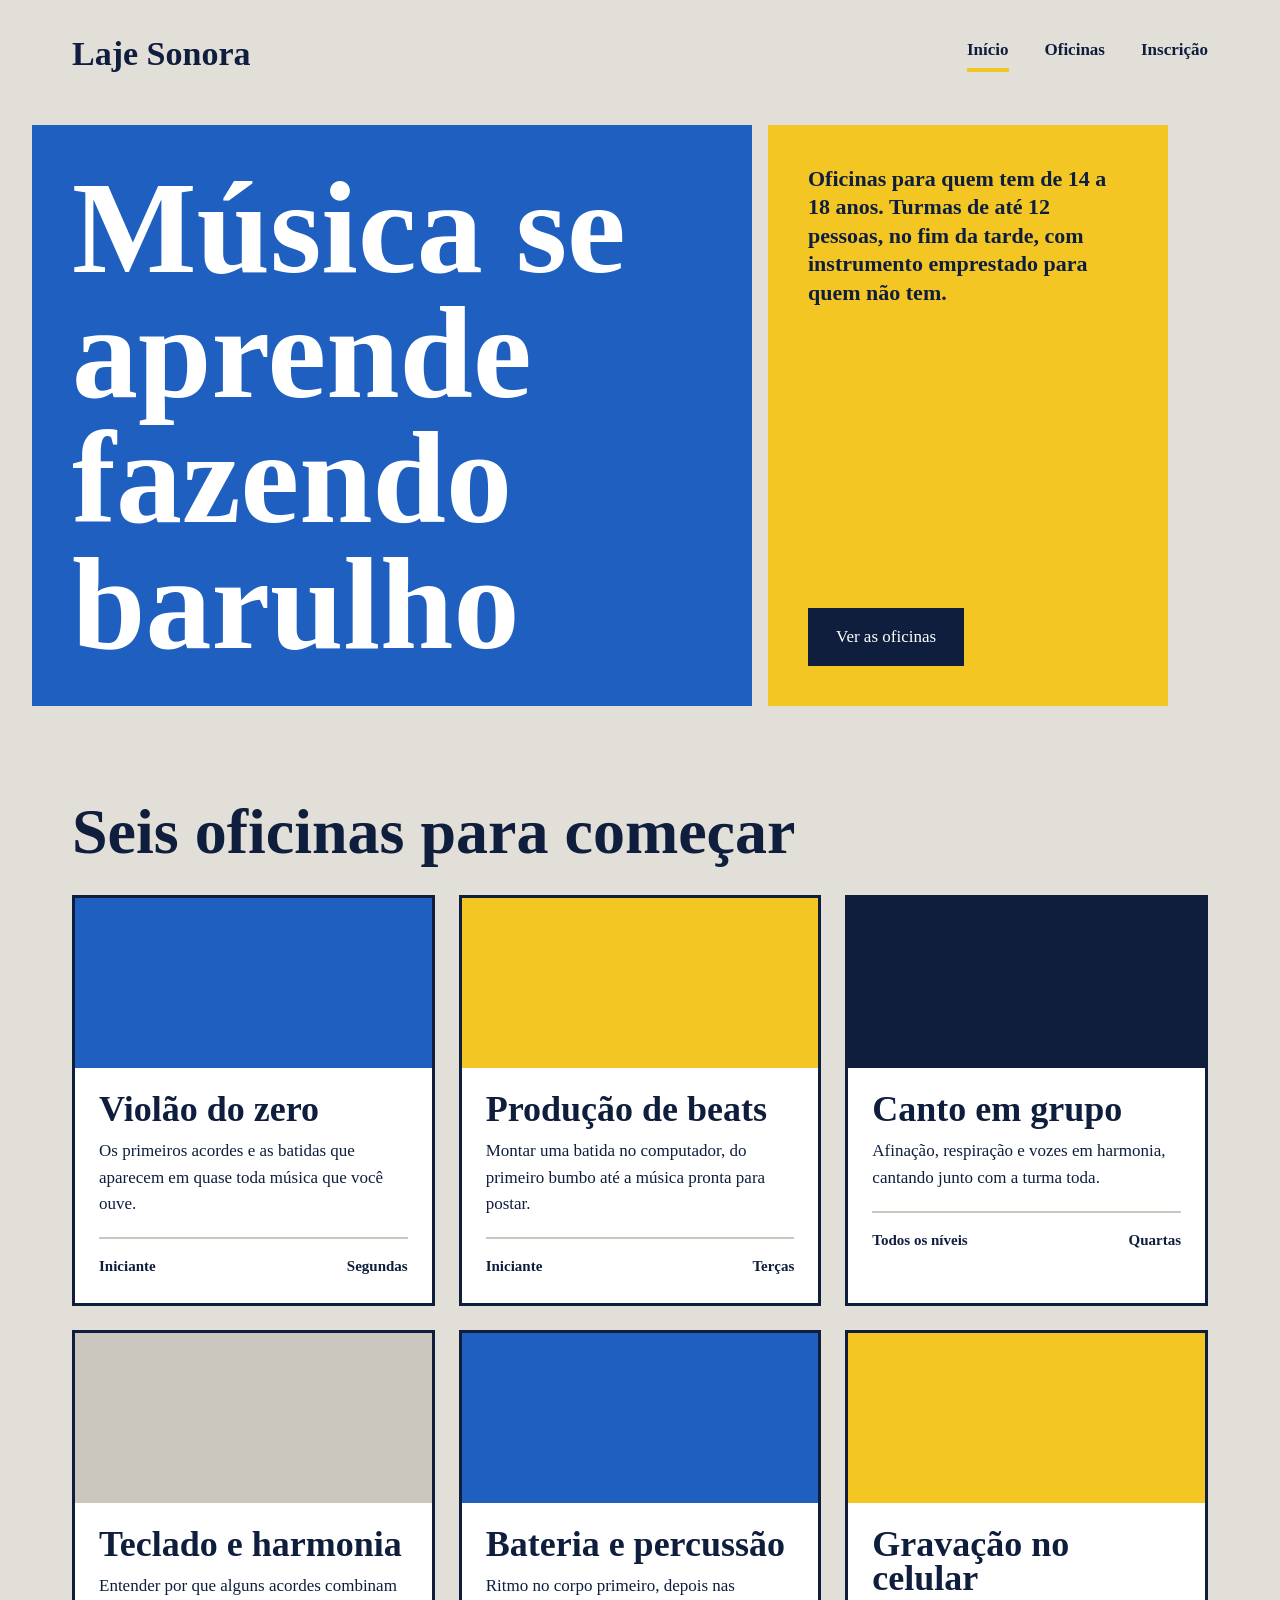
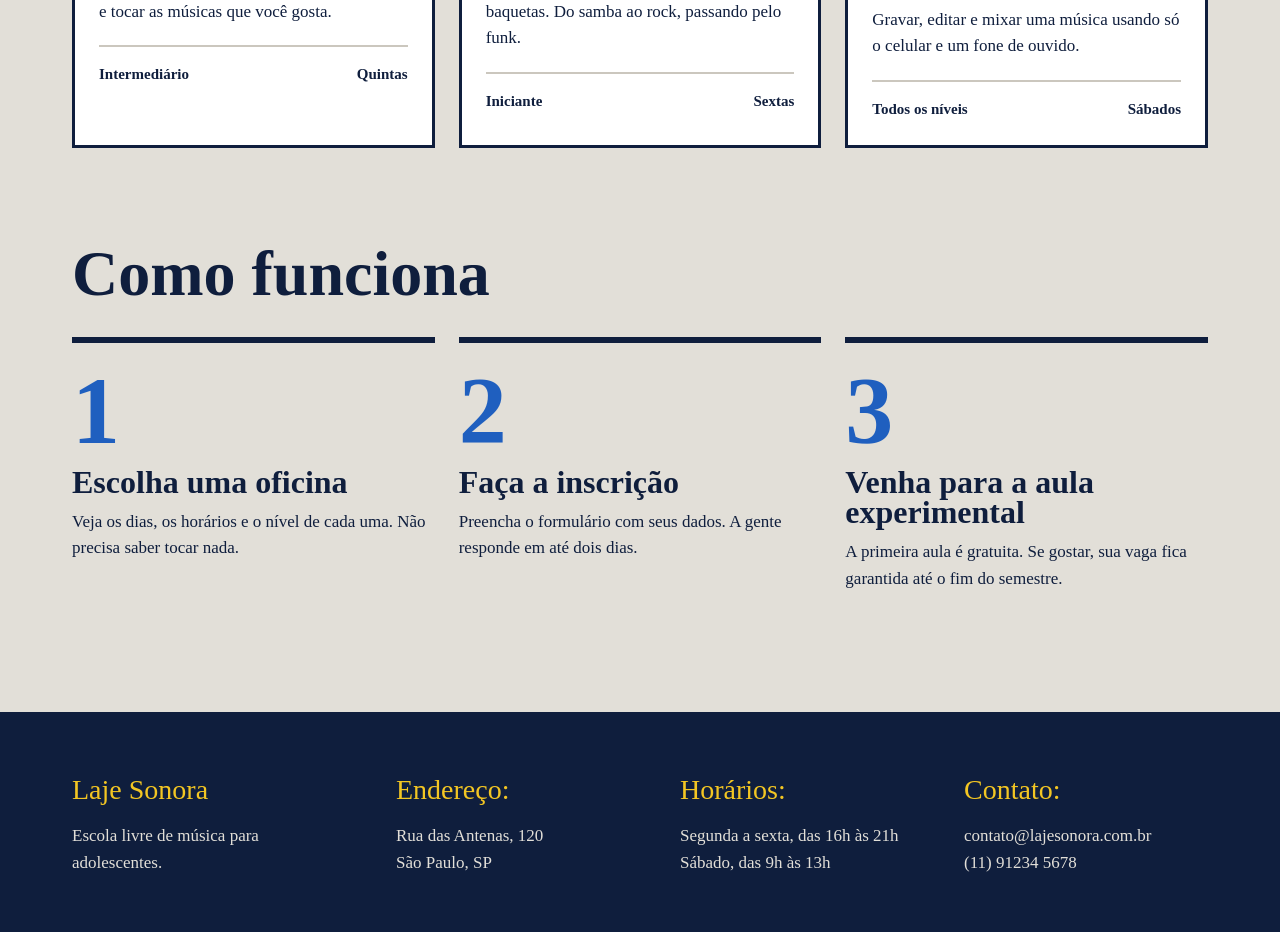
<file: index.html>
<!DOCTYPE html>
<html lang="pt-BR">
<head>
    <meta charset="UTF-8">
    <meta name="viewport" content="width=device-width, initial-scale=1.0">
    <link rel="stylesheet" href="index.css">
    <title>Laje sonora | início</title>

    <link rel="preconnect" href="https://fonts.googleapis.com">
    <link rel="preconnect" href="https://fonts.gstatic.com" crossorigin>
    <link href="https://fonts.googleapis.com/css2?family=Archivo:ital,wght@0,100..900;1,100..900&family=Big+Shoulders:opsz,wght@10..72,100..900&display=swap" rel="stylesheet">
</head>
<body>
    <header class="conteudo topo">
        <a href="index.html" class="logo">
            Laje Sonora
        </a>

        <nav class="menu">
            <a href="./index.html" class="atual">Início</a>
            <a href="./oficinas.html">Oficinas</a>
            <a href="./inscricao.html">Inscrição</a>
        </nav>
    </header>

    <main>
        <section class="conteudo cartazes">
            <div class="cartaz cartaz-principal">
                <h1>Música se aprende fazendo barulho</h1>
            </div>
            <div class="cartaz cartaz-lateral">
                <p>Oficinas para quem tem de 14 a 18 anos. Turmas de até 12 pessoas, no fim da tarde, com instrumento emprestado para quem não tem.</p>
                <a href="./oficinas.html" class="botao">Ver as oficinas</a>
            </div>
        </section>
        <section class="conteudo secao">
            <h2 class="titulo-secao">Seis oficinas para começar</h2>
            <div class="cards">
                <article class="card">
                    <div class="foto foto-azul"></div>
                    <div class="card-texto">
                        <h3>Violão do zero</h3>
                        <p>Os primeiros acordes e as batidas que aparecem em quase toda música que você ouve.</p>
                        <div class="card-info">
                            <span>Iniciante</span>
                            <span>Segundas</span>
                        </div>
                    </div>
                </article>
                <article class="card">
                    <div class="foto foto-amarela"></div>
                    <div class="card-texto">
                        <h3>Produção de beats</h3>
                        <p>Montar uma batida no computador, do primeiro bumbo até a música pronta para postar.</p>
                        <div class="card-info">
                            <span>Iniciante</span>
                            <span>Terças</span>
                        </div>
                    </div>
                </article>
                <article class="card">
                    <div class="foto foto-tinta"></div>
                    <div class="card-texto">
                        <h3>Canto em grupo</h3>
                        <p>Afinação, respiração e vozes em harmonia, cantando junto com a turma toda.</p>
                        <div class="card-info">
                            <span>Todos os níveis</span>
                            <span>Quartas</span>
                        </div>
                    </div>
                </article>
                <article class="card">
                    <div class="foto foto"></div>
                    <div class="card-texto">
                        <h3>Teclado e harmonia</h3>
                        <p>Entender por que alguns acordes combinam e tocar as músicas que você gosta.</p>
                        <div class="card-info">
                            <span>Intermediário</span>
                            <span>Quintas</span>
                        </div>
                    </div>
                </article>
                <article class="card">
                    <div class="foto foto-azul"></div>
                    <div class="card-texto">
                        <h3>Bateria e percussão</h3>
                        <p>Ritmo no corpo primeiro, depois nas baquetas. Do samba ao rock, passando pelo funk.</p>
                        <div class="card-info">
                            <span>Iniciante</span>
                            <span>Sextas</span>
                        </div>
                    </div>
                </article>
                <article class="card">
                    <div class="foto foto-amarela"></div>
                    <div class="card-texto">
                        <h3>Gravação no celular</h3>
                        <p>Gravar, editar e mixar uma música usando só o celular e um fone de ouvido.</p>
                        <div class="card-info">
                            <span>Todos os níveis</span>
                            <span>Sábados</span>
                        </div>
                    </div>
                </article>
            </div>
        </section>
        <section class="conteudo secao">
            <h2 class="titulo-secao">Como funciona</h2>
            <div class="passos">
                <div class="passo">
                    <p class="passo-numero">1</p>
                    <h3>Escolha uma oficina</h3>
                    <p>Veja os dias, os horários e o nível de cada uma. Não precisa saber tocar nada.</p>
                </div>
                <div class="passo">
                    <p class="passo-numero">2</p>
                    <h3>Faça a inscrição</h3>
                    <p>Preencha o formulário com seus dados. A gente responde em até dois dias.</p>
                </div>
                <div class="passo">
                    <p class="passo-numero">3</p>
                    <h3>Venha para a aula experimental</h3>
                    <p>A primeira aula é gratuita. Se gostar, sua vaga fica garantida até o fim do semestre.</p>
                </div>
            </div>
        </section>
    </main>
    <footer class="rodape">
        <div class="conteudo rodape-colunas">
            <div class="rodape-coluna">
                <h4>Laje Sonora</h4>
                <p>Escola livre de música para adolescentes.</p>
            </div>
            <br>
            <div class="rodape-coluna">
                <h4>Endereço:</h4>
                <p>Rua das Antenas, 120 <br> São Paulo, SP</p>
            </div>            
            <div class="rodape-coluna">
                <h4>Horários:</h4>
                <p>Segunda a sexta, das 16h às 21h <br> Sábado, das 9h às 13h</p>
            </div>            
            <div class="rodape-coluna">
                <h4>Contato:</h4>
                <p>contato@lajesonora.com.br <br> (11) 91234 5678</p>
            </div>            
        </div>
    </footer>
</body>
</html>
</file>
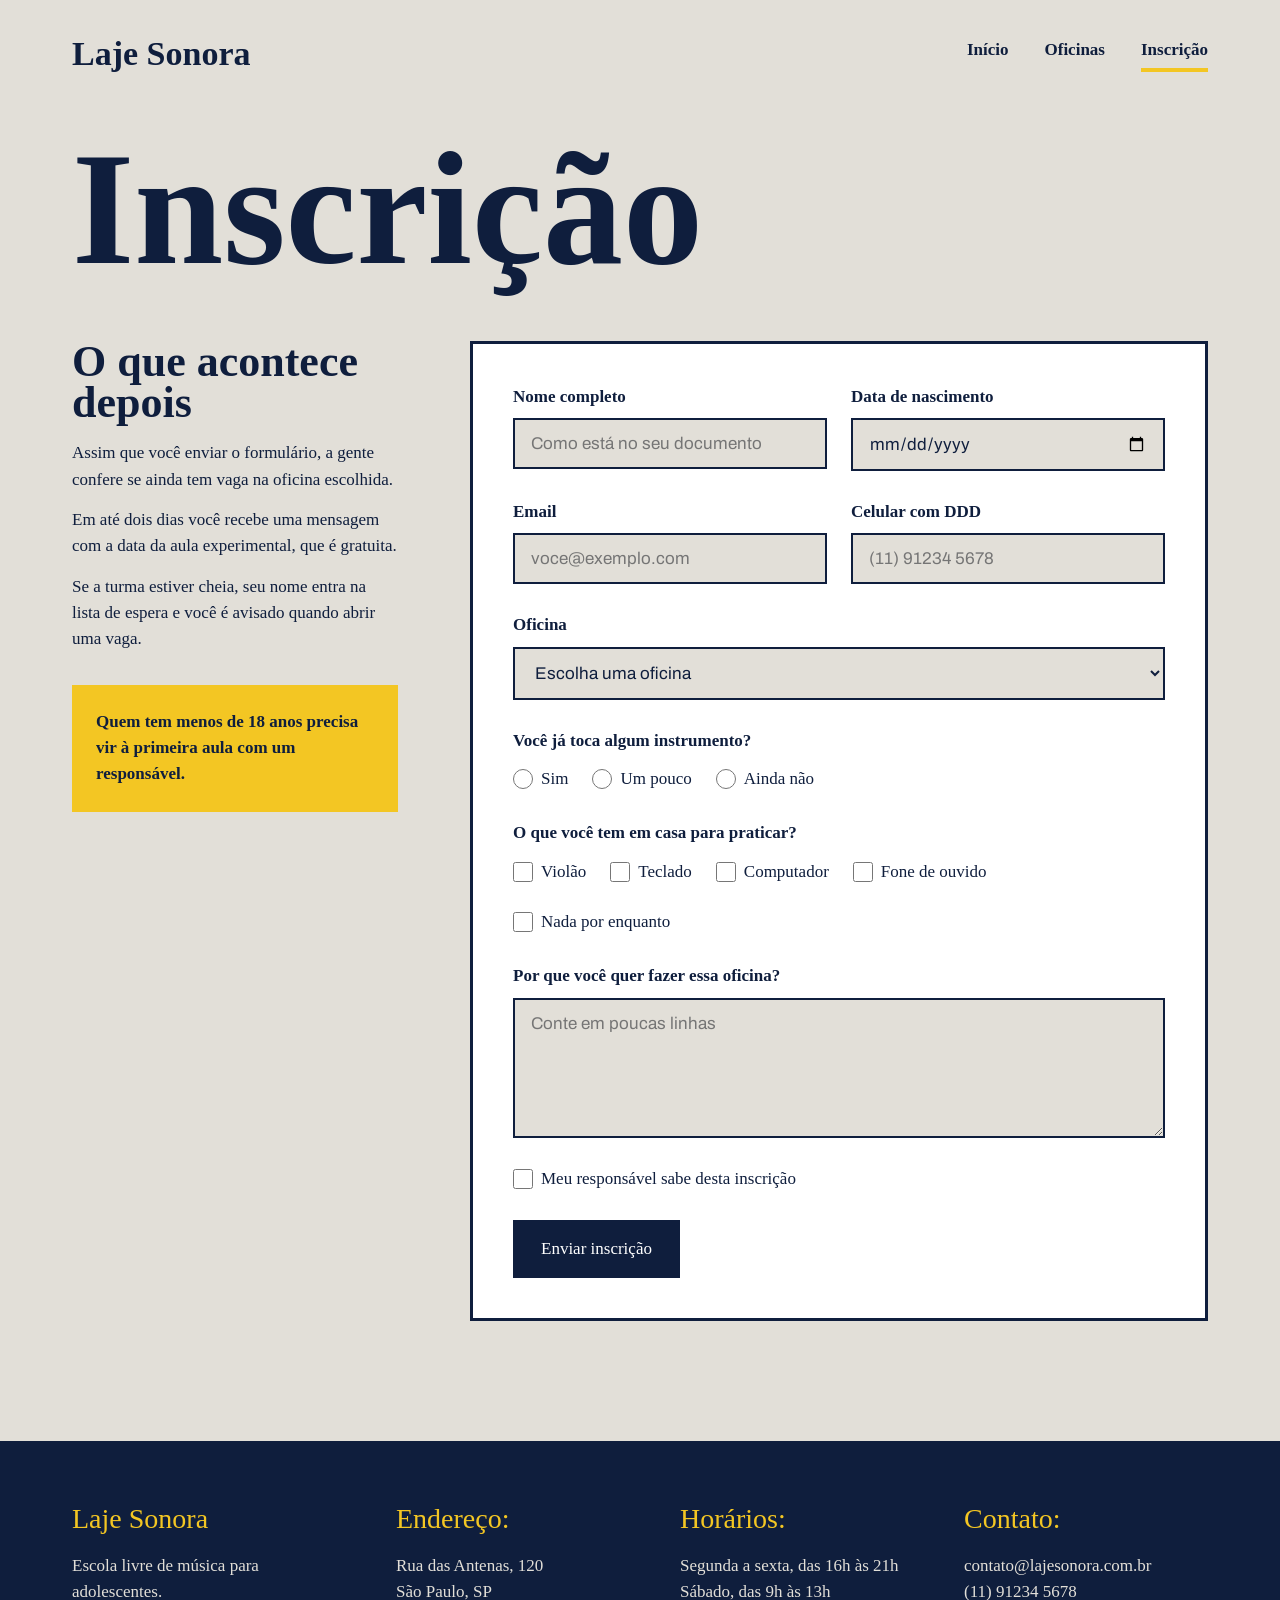
<file: inscricao.html>
<!DOCTYPE html>
<html lang="pt-BR">
<head>
    <meta charset="UTF-8">
    <meta name="viewport" content="width=device-width, initial-scale=1.0">
    <link rel="stylesheet" href="inscricao.css">
    <title>Laje sonora | Inscrição</title>

    <link rel="preconnect" href="https://fonts.googleapis.com">
    <link rel="preconnect" href="https://fonts.gstatic.com" crossorigin>
    <link href="https://fonts.googleapis.com/css2?family=Archivo:ital,wght@0,100..900;1,100..900&family=Big+Shoulders:opsz,wght@10..72,100..900&display=swap" rel="stylesheet">
</head>
<body>
    <header class="conteudo topo">
        <a href="index.html" class="logo">
            Laje Sonora
        </a>

        <nav class="menu">
            <a href="./index.html">Início</a>
            <a href="./oficinas.html">Oficinas</a>
            <a href="./inscricao.html" class="atual">Inscrição</a>
        </nav>
    </header>

    <main class="conteudo"> 
        <h1 class="titulo-pagina">Inscrição</h1>
        <div class="inscricao">
            <section class="explicacao">
                <h2>O que acontece depois</h2>
                <p>Assim que você enviar o formulário, a gente confere se ainda tem vaga na oficina escolhida.</p>
                <p>Em até dois dias você recebe uma mensagem com a data da aula experimental, que é gratuita.</p>
                <p>Se a turma estiver cheia, seu nome entra na lista de espera e você é avisado quando abrir uma vaga.</p>
                <p class="aviso">Quem tem menos de 18 anos precisa vir à primeira aula com um responsável.</p>
            </section>
            <form action="#" class="formulario" method="post">
                <div class="linha">
                    <div class="campo">
                        <label for="nome">Nome completo</label>
                        <input type="text" id="nome" name="nome" placeholder="Como está no seu documento" required>
                    </div>
                    <div class="campo">
                        <label for="nascimento">Data de nascimento</label>
                        <input type="date" id="nascimento" name="nascimento" required>
                    </div>
                </div>
                <div class="linha">
                    <div class="campo">
                        <label for="email">Email</label>
                        <input type="email" id="email" name="email" placeholder="voce@exemplo.com" required>
                    </div>
                    <div class="campo">
                        <label for="telefone">Celular com DDD</label>
                        <input type="tel" id="telefone" name="telefone" placeholder="(11) 91234 5678" required>
                    </div>
                </div>
                <div class="campo">
                    <label for="oficina">Oficina</label>
                    <select id="oficina" name="oficina" required>
                        <option value="">Escolha uma oficina</option>
                        <option value="violao">Violão do zero</option>
                        <option value="beats">Produção de beats</option>
                        <option value="canto">Canto em grupo</option>
                        <option value="teclado">Teclado e harmonia</option>
                        <option value="bateria">Bateria e percussão</option>
                        <option value="gravacao">Gravação no celular</option>
                    </select>
                </div>
                <fieldset class="grupo">
                    <legend>Você já toca algum instrumento?</legend>
                    <div class="opcoes">
                        <div class="opcao">
                            <input type="radio" id="tocaSim" name="toca" value="sim">
                            <label for="tocaSim">Sim</label>
                        </div>
                        <div class="opcao">
                            <input type="radio" id="tocaPouco" name="toca" value="pouco">
                            <label for="tocaPouco">Um pouco</label>
                        </div>
                        <div class="opcao">
                            <input type="radio" id="tocaNao" name="toca" value="nao">
                            <label for="tocaNao">Ainda não</label>
                        </div>
                    </div>
                </fieldset>
                <fieldset class="grupo">
                    <legend>O que você tem em casa para praticar?</legend>
                    <div class="opcoes">
                        <div class="opcao">
                            <input type="checkbox" id="temViolao" name="tem" value="violao">
                            <label for="temViolao">Violão</label>
                        </div>
                        <div class="opcao">
                            <input type="checkbox" id="temTeclado" name="tem" value="teclado">
                            <label for="temTeclado">Teclado</label>
                        </div>
                        <div class="opcao">
                            <input type="checkbox" id="temComputador" name="tem" value="computador">
                            <label for="temComputador">Computador</label>
                        </div>
                        <div class="opcao">
                            <input type="checkbox" id="temFone" name="tem" value="fone">
                            <label for="temFone">Fone de ouvido</label>
                        </div>
                        <div class="opcao">
                            <input type="checkbox" id="temNada" name="tem" value="nada">
                            <label for="temNada">Nada por enquanto</label>
                        </div>
                    </div>
                </fieldset>
                <div class="campo">
                    <label for="motivo">Por que você quer fazer essa oficina?</label>
                    <textarea id="motivo" name="motivo" placeholder="Conte em poucas linhas"></textarea>
                </div>
                <div class="opcao">
                    <input type="checkbox" id="responsavel" name="responsavel" required>
                    <label for="responsavel">Meu responsável sabe desta inscrição</label>
                </div>
                <div>
                    <button class="botao" type="submit">Enviar inscrição</button>
                </div>
            </form>
        </div>
    </main>
    <footer class="rodape">
        <div class="conteudo rodape-colunas">
            <div class="rodape-coluna">
                <h4>Laje Sonora</h4>
                <p>Escola livre de música para adolescentes.</p>
            </div>
            <br>
            <div class="rodape-coluna">
                <h4>Endereço:</h4>
                <p>Rua das Antenas, 120 <br> São Paulo, SP</p>
            </div>            
            <div class="rodape-coluna">
                <h4>Horários:</h4>
                <p>Segunda a sexta, das 16h às 21h <br> Sábado, das 9h às 13h</p>
            </div>            
            <div class="rodape-coluna">
                <h4>Contato:</h4>
                <p>contato@lajesonora.com.br <br> (11) 91234 5678</p>
            </div>            
        </div>
    </footer>
</body>
</html>
</file>
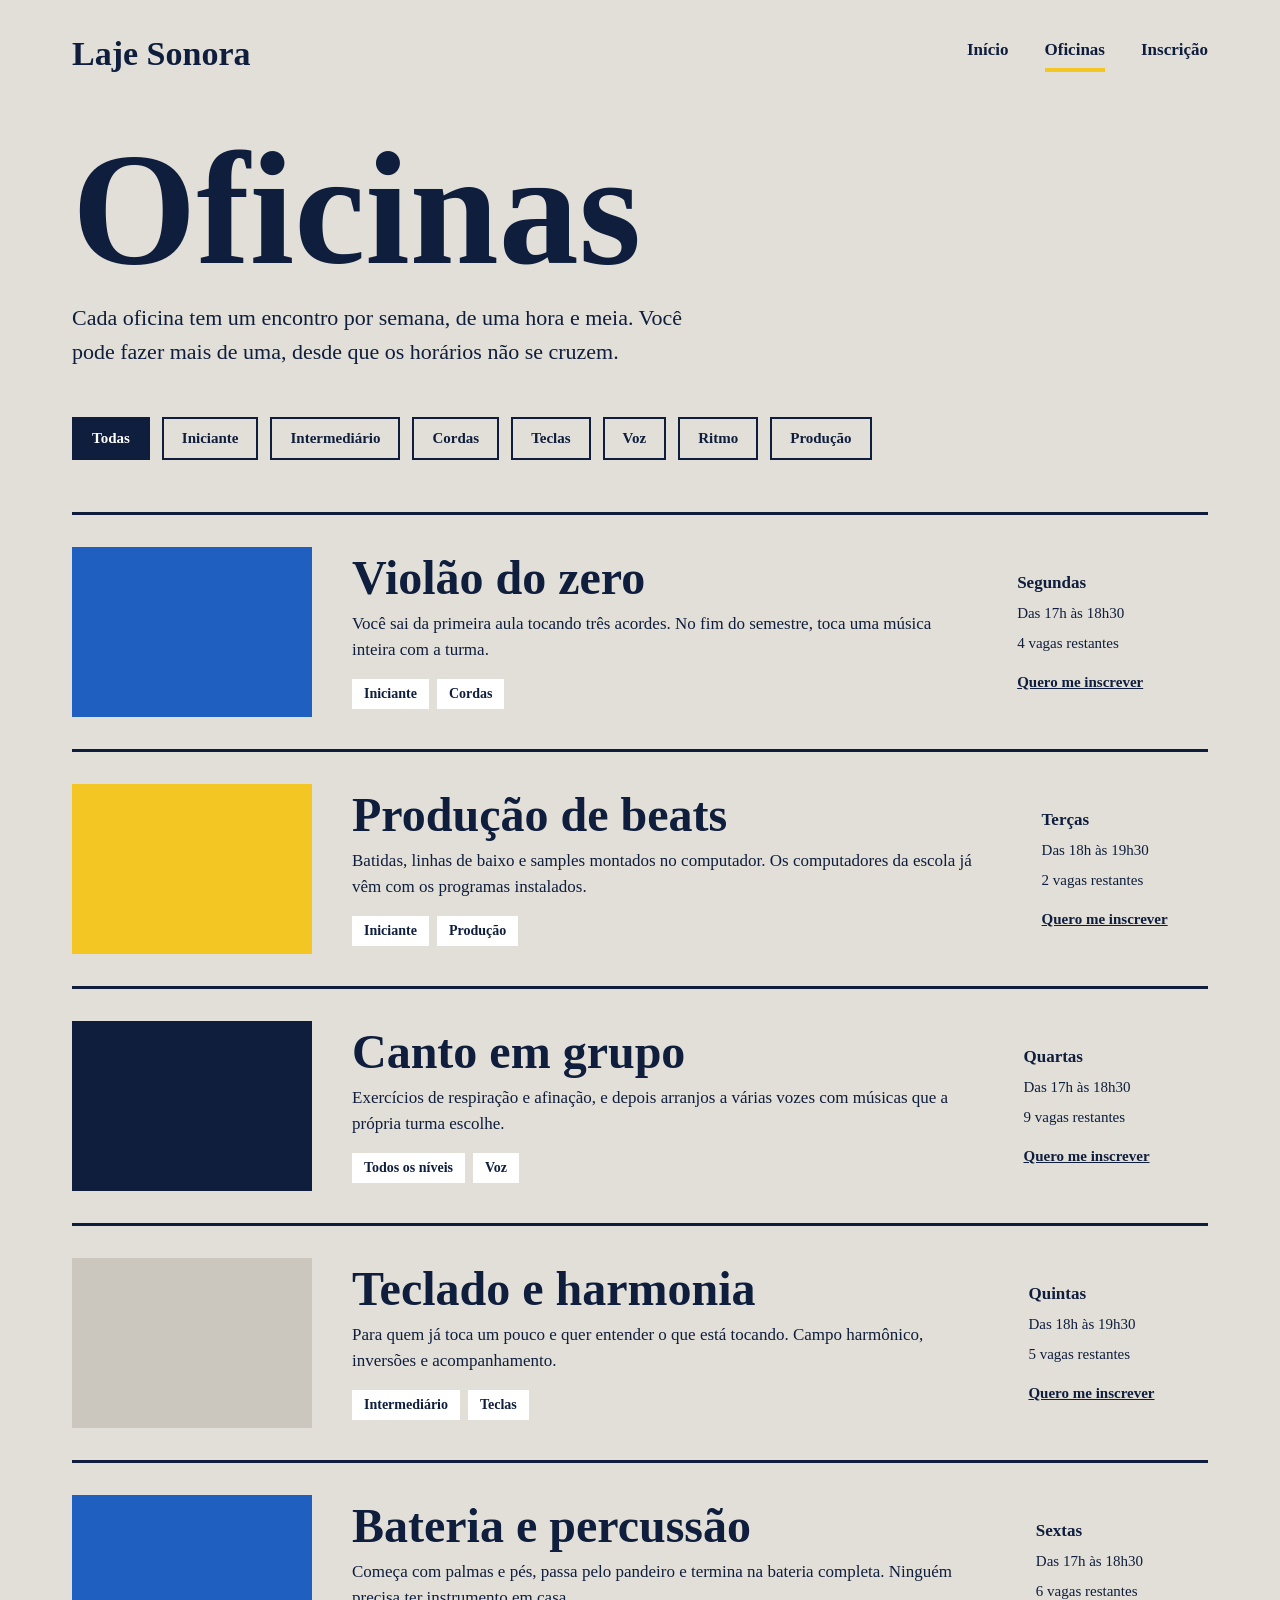
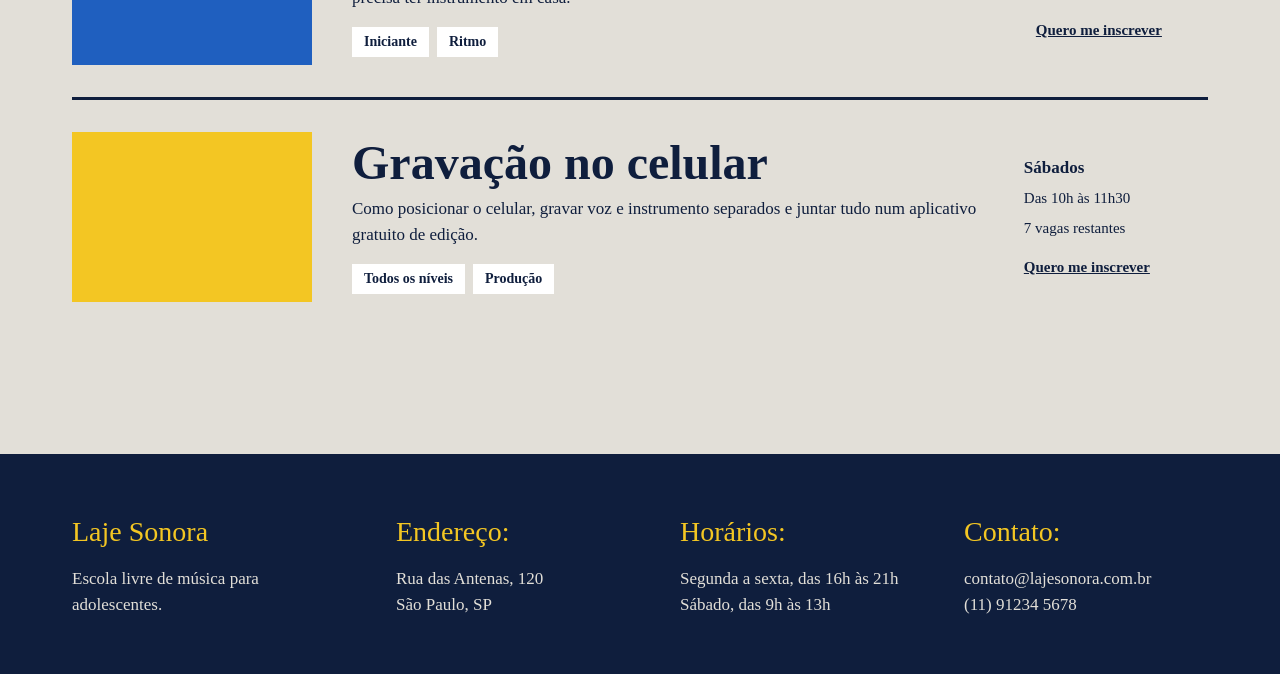
<file: oficinas.html>
<!DOCTYPE html>
<html lang="pt-BR">
<head>
    <meta charset="UTF-8">
    <meta name="viewport" content="width=device-width, initial-scale=1.0">
    <link rel="stylesheet" href="oficinas.css">
    <title>Laje sonora | Oficinas</title>

    <link rel="preconnect" href="https://fonts.googleapis.com">
    <link rel="preconnect" href="https://fonts.gstatic.com" crossorigin>
    <link href="https://fonts.googleapis.com/css2?family=Archivo:ital,wght@0,100..900;1,100..900&family=Big+Shoulders:opsz,wght@10..72,100..900&display=swap" rel="stylesheet">
</head>
<body>
    <header class="conteudo topo">
        <a href="index.html" class="logo">
            Laje Sonora
        </a>

        <nav class="menu">
            <a href="./index.html">Início</a>
            <a href="./oficinas.html" class="atual">Oficinas</a>
            <a href="./inscricao.html">Inscrição</a>
        </nav>
    </header>

    <main class="conteudo"> 
        <h1 class="titulo-pagina">Oficinas</h1>
        <p class="subtitulo-pagina">Cada oficina tem um encontro por semana, de uma hora e meia. Você pode fazer mais de uma, desde que os horários não se cruzem.</p>
        <div class="filtros">
            <span class="filtro ativo">
                Todas
            </span>
            <span class="filtro">
                Iniciante
            </span>
            <span class="filtro">
                Intermediário
            </span>
            <span class="filtro">
                Cordas
            </span>
            <span class="filtro">
                Teclas
            </span>
            <span class="filtro">
                Voz
            </span>
            <span class="filtro">
                Ritmo
            </span>
            <span class="filtro">
                Produção
            </span>
            <div class="lista">
                <article class="oficina">
                    <div class="foto foto-azul"></div>
                    <div class="oficina-texto">
                        <h2>Violão do zero</h2>
                        <p>Você sai da primeira aula tocando três acordes. No fim do semestre, toca uma música inteira com a turma.</p>
                        <div class="etiquetas">
                            <span class="etiqueta">Iniciante</span>
                            <span class="etiqueta">Cordas</span>
                        </div>
                    </div>
                    <div class="oficina-detalhes">
                        <strong>Segundas</strong>
                        <span>Das 17h às 18h30</span>
                        <span>4 vagas restantes</span>
                        <a href="./inscricao.html">Quero me inscrever</a>
                    </div>
                </article>
                <article class="oficina">
                    <div class="foto foto-amarela"></div>
                    <div class="oficina-texto">
                        <h2>Produção de beats</h2>
                        <p>Batidas, linhas de baixo e samples montados no computador. Os computadores da escola já vêm com os programas instalados.</p>
                        <div class="etiquetas">
                            <span class="etiqueta">Iniciante</span>
                            <span class="etiqueta">Produção</span>
                        </div>
                    </div>
                    <div class="oficina-detalhes">
                        <strong>Terças</strong>
                        <span>Das 18h às 19h30</span>
                        <span>2 vagas restantes</span>
                        <a href="./inscricao.html">Quero me inscrever</a>
                    </div>
                </article>
                <article class="oficina">
                    <div class="foto foto-tinta"></div>
                    <div class="oficina-texto">
                        <h2>Canto em grupo</h2>
                        <p>Exercícios de respiração e afinação, e depois arranjos a várias vozes com músicas que a própria turma escolhe.</p>
                        <div class="etiquetas">
                            <span class="etiqueta">Todos os níveis</span>
                            <span class="etiqueta">Voz</span>
                        </div>
                    </div>
                    <div class="oficina-detalhes">
                        <strong>Quartas</strong>
                        <span>Das 17h às 18h30</span>
                        <span>9 vagas restantes</span>
                        <a href="./inscricao.html">Quero me inscrever</a>
                    </div>
                </article>
                <article class="oficina">
                    <div class="foto"></div>
                    <div class="oficina-texto">
                        <h2>Teclado e harmonia</h2>
                        <p>Para quem já toca um pouco e quer entender o que está tocando. Campo harmônico, inversões e acompanhamento.</p>
                        <div class="etiquetas">
                            <span class="etiqueta">Intermediário</span>
                            <span class="etiqueta">Teclas</span>
                        </div>
                    </div>
                    <div class="oficina-detalhes">
                        <strong>Quintas</strong>
                        <span>Das 18h às 19h30</span>
                        <span>5 vagas restantes</span>
                        <a href="./inscricao.html">Quero me inscrever</a>
                    </div>
                </article>
                <article class="oficina">
                    <div class="foto foto-azul"></div>
                    <div class="oficina-texto">
                        <h2>Bateria e percussão</h2>
                        <p>Começa com palmas e pés, passa pelo pandeiro e termina na bateria completa. Ninguém precisa ter instrumento em casa.</p>
                        <div class="etiquetas">
                            <span class="etiqueta">Iniciante</span>
                            <span class="etiqueta">Ritmo</span>
                        </div>
                    </div>
                    <div class="oficina-detalhes">
                        <strong>Sextas</strong>
                        <span>Das 17h às 18h30</span>
                        <span>6 vagas restantes</span>
                        <a href="./inscricao.html">Quero me inscrever</a>
                    </div>
                </article>
                <article class="oficina">
                    <div class="foto foto-amarela"></div>
                    <div class="oficina-texto">
                        <h2>Gravação no celular</h2>
                        <p>Como posicionar o celular, gravar voz e instrumento separados e juntar tudo num aplicativo gratuito de edição.</p>
                        <div class="etiquetas">
                            <span class="etiqueta">Todos os níveis</span>
                            <span class="etiqueta">Produção</span>
                        </div>
                    </div>
                    <div class="oficina-detalhes">
                        <strong>Sábados</strong>
                        <span>Das 10h às 11h30</span>
                        <span>7 vagas restantes</span>
                        <a href="./inscricao.html">Quero me inscrever</a>
                    </div>
                </article>
            </div>
        </div>
    </main>
    <footer class="rodape">
        <div class="conteudo rodape-colunas">
            <div class="rodape-coluna">
                <h4>Laje Sonora</h4>
                <p>Escola livre de música para adolescentes.</p>
            </div>
            <br>
            <div class="rodape-coluna">
                <h4>Endereço:</h4>
                <p>Rua das Antenas, 120 <br> São Paulo, SP</p>
            </div>            
            <div class="rodape-coluna">
                <h4>Horários:</h4>
                <p>Segunda a sexta, das 16h às 21h <br> Sábado, das 9h às 13h</p>
            </div>            
            <div class="rodape-coluna">
                <h4>Contato:</h4>
                <p>contato@lajesonora.com.br <br> (11) 91234 5678</p>
            </div>            
        </div>
    </footer>
</body>
</html>
</file>
<file: index.css>
* {
    margin: 0;
    padding: 0;
    box-sizing: border-box;
}

:root {
    --concreto:#E2DFD8;
    --concreto-escuro:#CBC7BE;
    --tinta:#0F1E3D;
    --caixa-dagua:#1F5FBF;
    --fita:#F3C623;
    --branco:#FFFFFF;
    --fonte-cartaz:"Big Shoulders", "Arial Narrow", sans-serif;
    --fonte-texto:"Archivo", Arial, sans-serif;
}

body {
    background-color: var(--concreto);
    color: var(--tinta);
    font: var(--fonte-texto);
    font-size: 17px;
    line-height: 1.55;
}

a {
    color:inherit
}

h1, h2, h3 {
    font: var(--fonte-cartaz);
    font-weight: 900;
    line-height: 0.95;
}

.conteudo {
    max-width: 1200px;
    margin-inline: auto;
    padding-inline: 32px;
}

.topo {
    padding-block: 28px;
    display: flex;
    justify-content: space-between;
    align-items: center;
}

.logo {
    font: var(--fonte-cartaz);
    font-size: 34px;
    font-weight: 900;
    text-decoration: none;
}

.menu {
    display: flex;
    gap: 36px;
}

.menu a {
    font-weight: 600;
    text-decoration: none;
    padding-bottom: 4px;
    border-bottom: 4px solid transparent;
}

.menu a:hover {
    border-bottom-color: var(--tinta);
}

.menu a.atual {
    border-bottom-color: var(--fita);
}

.cartazes {
    margin-top: 16px;
    display: inline-flex;
    gap: 16px;
}

.cartaz {
    padding: 40px;
}

.cartaz-principal {
    background-color: var(--caixa-dagua);
    color: var(--branco);
    flex: 2;
}

.cartaz-principal h1 {
    font-size: 132px;
    max-width: 9ch;
}

.cartaz-lateral {
    background-color: var(--fita);
    flex: 1;
    display: flex;
    flex-direction: column;
    justify-content: space-between;
    gap: 32px;
    align-items: flex-start;
}

.cartaz-lateral p {
    font-size: 22px;
    font-weight: 600;
    line-height: 1.3;
}

.botao {
    background-color: var(--tinta);
    color: var(--branco);
    font-weight: 700;
    text-decoration: none;
    padding-top: 16px;
    padding-bottom: 16px;
    padding-left: 28px;
    padding-right: 28px;
    border: none;
    font: var(--fonte-texto);
    font-size: 17px;
    cursor: pointer;
}

.botao:hover {
    background-color: var(--caixa-dagua);
}

.secao {
    margin-top: 96px;
}

.titulo-secao {
    font-size: 64px;
    margin-bottom: 32px;    
}

.cards {
    display: flex;
    flex-wrap: wrap;
    gap: 24px;  
}

.card {
    background-color: var(--branco);
    border: 3px solid var(--tinta);
    flex: 1 1 340px;
}

.card .foto {
    height: 170px;
}

.foto {
    background-color: var(--concreto-escuro);
}

.foto-azul {
    background-color: var(--caixa-dagua);
}

.foto-amarela {
    background-color: var(--fita);
}

.foto-tinta {
    background-color: var(--tinta);
}

.card-texto {
    padding: 24px;
}

.card h3 {
    font-size: 36px;
    margin-bottom: 12px;
}

.card-info {
    margin-top: 20px;
    padding-top: 16px;
    border-top: 2px solid var(--concreto-escuro);
    font-weight: 600;
    font-size: 15px;
    display: flex;
    justify-content: space-between;
}

.passos {
    display: flex;
    gap: 24px;
}

.passo {
    border-top: 6px solid var(--tinta);
    padding-top: 20px;
   flex: 1;
}

.passo-numero {
    font: var(--fonte-cartaz);
    font-size: 96px;
    font-weight: 900;
    line-height: 1;
    color: var(--caixa-dagua);
}

.passo h3 {
    font-size: 32px;
    margin-block: 8px 12px;
}

.rodape {
    margin-top: 120px;
    background-color: var(--tinta);
    color: var(--concreto);
    padding-block: 56px;
}

.rodape-colunas {
    display: flex;
    gap: 40px;
}

.rodape-coluna {
    flex: 1;
}

.rodape h4 {
    font: var(--fonte-cartaz);
    font-size: 28px;
    color: var(--fita);
    margin-bottom: 12px;
}

.big-shoulders-bigShould {
    font-family: "Big Shoulders", sans-serif;
    font-optical-sizing: auto;
    font-weight:800;
    font-style: normal;
}
  
.archivo-arch {
    font-family: "Archivo", sans-serif;
    font-optical-sizing: auto;
    font-weight: 345;
    font-style: normal;
    font-variation-settings: "width" 100;
}
</file>
<file: inscricao.css>
* {
    margin: 0;
    padding: 0;
    box-sizing: border-box;
}

:root {
    --concreto:#E2DFD8;
    --concreto-escuro:#CBC7BE;
    --tinta:#0F1E3D;
    --caixa-dagua:#1F5FBF;
    --fita:#F3C623;
    --branco:#FFFFFF;
    --fonte-cartaz:"Big Shoulders", "Arial Narrow", sans-serif;
    --fonte-texto:"Archivo", Arial, sans-serif;
}

body {
    background-color: var(--concreto);
    color: var(--tinta);
    font: var(--fonte-texto);
    font-size: 17px;
    line-height: 1.55;
}

a {
    color:inherit
}

h1, h2, h3 {
    font: var(--fonte-cartaz);
    font-weight: 900;
    line-height: 0.95;
}

.conteudo {
    max-width: 1200px;
    margin-inline: auto;
    padding-inline: 32px;
}

.topo {
    padding-block: 28px;
    display: flex;
    justify-content: space-between;
    align-items: center;
}

.rodape {
    margin-top: 120px;
    background-color: var(--tinta);
    color: var(--concreto);
    padding-block: 56px;
}

.rodape-colunas {
    display: flex;
    gap: 40px;
}

.rodape-coluna {
    flex: 1;
}

.rodape h4 {
    font: var(--fonte-cartaz);
    font-size: 28px;
    color: var(--fita);
    margin-bottom: 12px;
}

.titulo-pagina {
    font-size: 160px;
    margin-top: 24px;
}

.botao {
    background-color: var(--tinta);
    color: var(--branco);
    font-weight: 700;
    text-decoration: none;
    padding-top: 16px;
    padding-bottom: 16px;
    padding-left: 28px;
    padding-right: 28px;
    border: none;
    font: var(--fonte-texto);
    font-size: 17px;
    cursor: pointer;
}

.botao:hover {
    background-color: var(--caixa-dagua);
}

.logo {
    font: var(--fonte-cartaz);
    font-size: 34px;
    font-weight: 900;
    text-decoration: none;
}

.menu {
    display: flex;
    gap: 36px;
}

.menu a {
    font-weight: 600;
    text-decoration: none;
    padding-bottom: 4px;
    border-bottom: 4px solid transparent;
}

.menu a:hover {
    border-bottom-color: var(--tinta);
}

.menu a.atual {
    border-bottom-color: var(--fita);
}

.inscricao {
    margin-top: 56px;
    display: flex;
    gap: 72px;
}

.explicacao {
    flex: 1;
}

.explicacao h2 {
    font-size: 44px;
    margin-bottom: 16px;
}

.explicacao p + p {
    margin-top: 14px;
}

.explicacao .aviso {
    margin-top: 32px;
    padding: 24px;
    background-color: var(--fita);
    font-weight: 600;
}

.formulario {
    background-color: var(--branco);
    border: 3px solid var(--tinta);
    padding: 40px;
    flex: 2;
    display: flex;
    flex-direction: column;
    gap: 28px;
}

.linha {
    display: flex;
    gap: 24px;
}

.campo {
    display: flex;
    flex: 1;
    flex-direction: column;
    gap: 8px;
}

.formulario label,
.formulario legend {
    font-weight: 700;
}

.formulario fieldset {
    border: none;
}

.formulario input[type="text"],
.formulario input[type="email"],
.formulario input[type="tel"],
.formulario input[type="date"],
.formulario select,
.formulario textarea {
    width: 100%;
    padding: 14px 16px;
    border: 2px solid var(--tinta);
    background-color: var(--concreto);
    font-family: var(--fonte-texto);
    font-size: 17px;
    color: var(--tinta);
}

.formulario input:focus,
.formulario select:focus,
.formulario textarea:focus {
    outline: 3px solid var(--caixa-dagua);
    outline-offset: 2px;
    background-color: var(--branco);
}

.formulario textarea {
    height: 140px;
    resize: vertical;
}

.formulario .opcao label {
    font-weight: 500;
}

.formulario input[type="radio"],
.formulario input[type="checkbox"] {
    width: 20px;
    height: 20px;
    accent-color: var(--caixa-dagua);
}

.grupo legend {
    margin-bottom: 12px;
}

.opcoes {
    display: flex;
    gap: 24px;
    flex-wrap: wrap;
}

.opcao {
    display: flex;
    align-items: center;
    gap: 8px;
}

.big-shoulders-bigShould {
    font-family: "Big Shoulders", sans-serif;
    font-optical-sizing: auto;
    font-weight:800;
    font-style: normal;
}
  
.archivo-arch {
    font-family: "Archivo", sans-serif;
    font-optical-sizing: auto;
    font-weight: 345;
    font-style: normal;
    font-variation-settings: "width" 100;
}
</file>
<file: oficinas.css>
* {
    margin: 0;
    padding: 0;
    box-sizing: border-box;
}

:root {
    --concreto:#E2DFD8;
    --concreto-escuro:#CBC7BE;
    --tinta:#0F1E3D;
    --caixa-dagua:#1F5FBF;
    --fita:#F3C623;
    --branco:#FFFFFF;
    --fonte-cartaz:"Big Shoulders", "Arial Narrow", sans-serif;
    --fonte-texto:"Archivo", Arial, sans-serif;
}

body {
    background-color: var(--concreto);
    color: var(--tinta);
    font: var(--fonte-texto);
    font-size: 17px;
    line-height: 1.55;
}

a {
    color:inherit
}

h1, h2, h3 {
    font: var(--fonte-cartaz);
    font-weight: 900;
    line-height: 0.95;
}

.conteudo {
    max-width: 1200px;
    margin-inline: auto;
    padding-inline: 32px;
}

.topo {
    padding-block: 28px;
    display: flex;
    justify-content: space-between;
    align-items: center;
}

.logo {
    font: var(--fonte-cartaz);
    font-size: 34px;
    font-weight: 900;
    text-decoration: none;
}

.menu {
    display: flex;
    gap: 36px;
}

.menu a {
    font-weight: 600;
    text-decoration: none;
    padding-bottom: 4px;
    border-bottom: 4px solid transparent;
}

.menu a:hover {
    border-bottom-color: var(--tinta);
}

.menu a.atual {
    border-bottom-color: var(--fita);
}

.foto {
    background-color: var(--concreto-escuro);
}

.foto-azul {
    background-color: var(--caixa-dagua);
}

.foto-amarela {
    background-color: var(--fita);
}

.foto-tinta {
    background-color: var(--tinta);
}

.rodape {
    margin-top: 120px;
    background-color: var(--tinta);
    color: var(--concreto);
    padding-block: 56px;
}

.rodape-colunas {
    display: flex;
    gap: 40px;
}

.rodape-coluna {
    flex: 1;
}

.rodape h4 {
    font: var(--fonte-cartaz);
    font-size: 28px;
    color: var(--fita);
    margin-bottom: 12px;
}

.titulo-pagina {
    font-size: 160px;
    margin-top: 24px;
}

.subtitulo-pagina {
    font-size: 22px;
    max-width: 640px;
    margin-top: 16px;
}

.filtros {
    margin-top: 48px;
    display: flex;
    gap: 12px;
    flex-wrap: wrap;
}

.filtro {
    border: 2px solid var(--tinta);
    padding-block: 8px;
    padding-inline: 18px;
    font-weight: 600;
    font-size: 15px;
}

.filtro.ativo {
    background-color: var(--tinta);
    color: var(--branco);
}

.lista {
    margin-top: 40px;
}

.oficina {
    padding-block: 32px;
    border-top: 3px solid var(--tinta);
    display: flex;
    justify-content: center;
    align-items: center;
    gap: 40px;
}

.oficina .foto {
    width: 240px;
    height: 170px;
    flex-shrink: 0;
}

.oficina-texto {
    width: fit-content;
}

.oficina h2 {
    font-size: 48px;
    margin-bottom: 10px;
}

.etiquetas {
    margin-top: 16px;
    display: flex;
    gap: 8px;
}

.etiqueta {
    background-color: var(--branco);
    padding-block: 4px;
    padding-inline: 12px;
    font-size: 14px;
    font-weight: 600;
}

.oficina-detalhes {
    width: 220px;
    font-size: 15px;
    display: flex;
    flex-direction: column;
    gap: 6px;
}

.oficina-detalhes strong {
    font-size: 17px;
}

.oficina-detalhes a {
    margin-top: 10px;
    font-weight: 700;
}

.big-shoulders-bigShould {
    font-family: "Big Shoulders", sans-serif;
    font-optical-sizing: auto;
    font-weight:800;
    font-style: normal;
}
  
.archivo-arch {
    font-family: "Archivo", sans-serif;
    font-optical-sizing: auto;
    font-weight: 345;
    font-style: normal;
    font-variation-settings: "width" 100;
}
</file>
